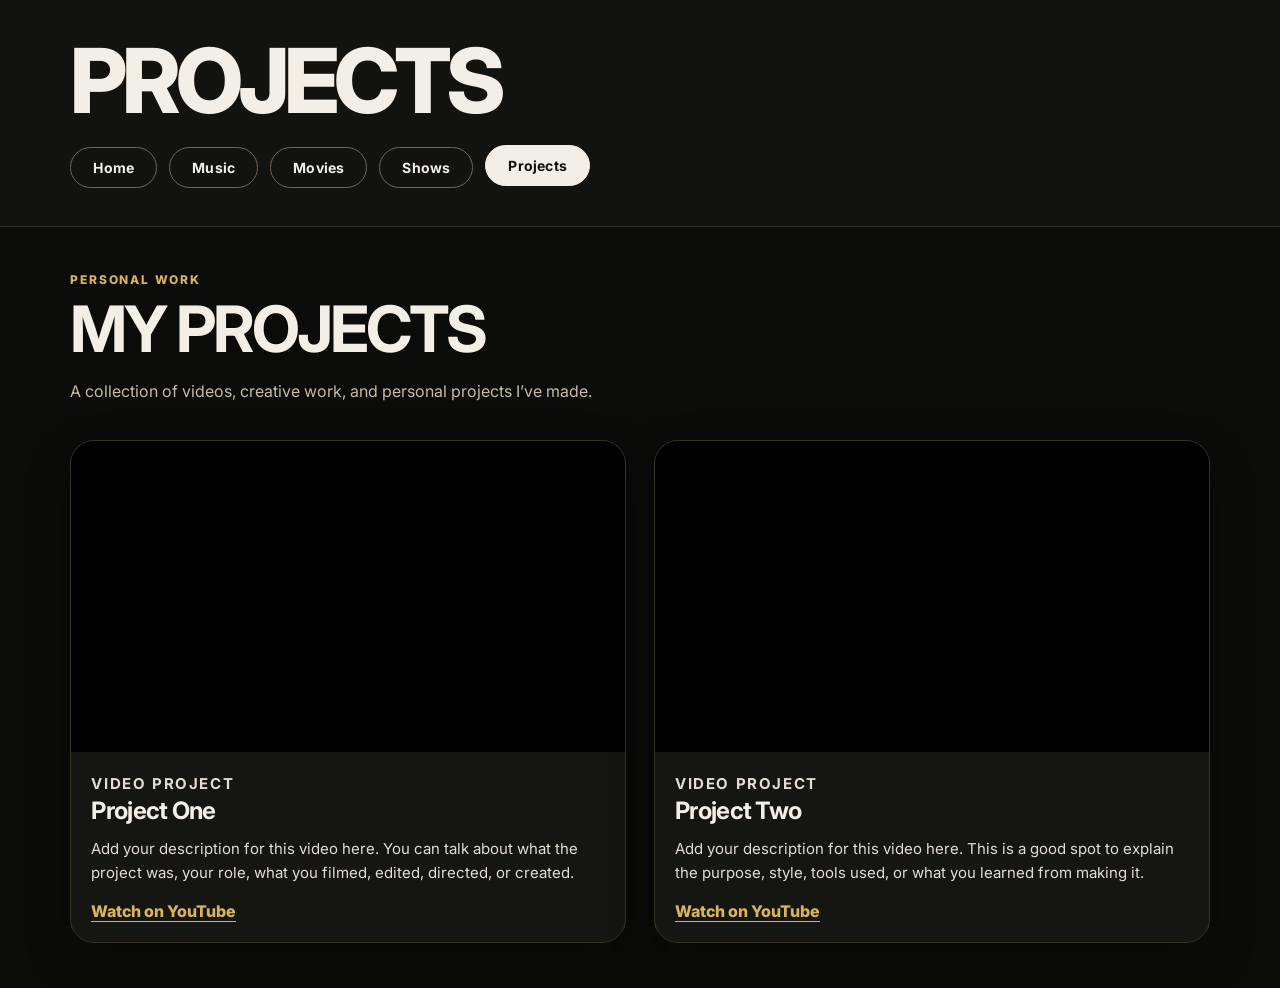
<file: projects.html>
<!DOCTYPE html>
<html lang="en">
<head>
  <meta charset="UTF-8" />
  <meta name="viewport" content="width=device-width, initial-scale=1.0" />

  <title>Projects | Jacob's Blog</title>

  <link rel="stylesheet" href="style.css" />
</head>
<body>

  <header>
    <h1>PROJECTS</h1>

    <nav class="nav-buttons">
      <a href="index.html" class="nav-btn">Home</a>
      <a href="music.html" class="nav-btn">Music</a>
      <a href="film.html" class="nav-btn">Movies</a>
      <a href="shows.html" class="nav-btn">Shows</a>
      <a href="projects.html" class="nav-btn active">Projects</a>
    </nav>
  </header>

  <main>
    <section class="hero-section">
      <p class="eyebrow">Personal Work</p>
      <h2>My Projects</h2>
      <p class="hero-text">
        A collection of videos, creative work, and personal projects I’ve made.
      </p>
    </section>

    <section class="projects-grid">

      <article class="project-card">
        <div class="video-wrapper">
          <iframe
            src="https://www.youtube.com/embed/fIbZ94Ed8mg"
            title="Personal Project Video One"
            loading="lazy"
            referrerpolicy="strict-origin-when-cross-origin"
            allow="accelerometer; autoplay; clipboard-write; encrypted-media; gyroscope; picture-in-picture; web-share"
            allowfullscreen>
          </iframe>
        </div>

        <div class="project-content">
          <p class="meta">Video Project</p>
          <h3>Project One</h3>
          <p>
            Add your description for this video here. You can talk about what the project was,
            your role, what you filmed, edited, directed, or created.
          </p>

          <a class="project-link" href="https://youtu.be/fIbZ94Ed8mg" target="_blank">
            Watch on YouTube
          </a>
        </div>
      </article>

      <article class="project-card">
        <div class="video-wrapper">
          <iframe
            src="https://www.youtube.com/embed/uCf_E7Lby1E"
            title="Personal Project Video Two"
            loading="lazy"
            referrerpolicy="strict-origin-when-cross-origin"
            allow="accelerometer; autoplay; clipboard-write; encrypted-media; gyroscope; picture-in-picture; web-share"
            allowfullscreen>
          </iframe>
        </div>

        <div class="project-content">
          <p class="meta">Video Project</p>
          <h3>Project Two</h3>
          <p>
            Add your description for this video here. This is a good spot to explain the purpose,
            style, tools used, or what you learned from making it.
          </p>

          <a class="project-link" href="https://youtu.be/uCf_E7Lby1E" target="_blank">
            Watch on YouTube
          </a>
        </div>
      </article>

    </section>
  </main>

</body>
</html>
</file>
<file: style.css>
@import url('https://fonts.googleapis.com/css2?family=Inter:wght@400;500;600;700;800&display=swap');

* {
  box-sizing: border-box;
}

body {
  margin: 0;
  font-family: "Inter", Arial, sans-serif;
  background: #0b0b09;
  color: #f4efe6;
}

header {
  padding: 38px 5.5%;
  border-bottom: 1px solid #332f28;
  background: #12120f;
}

h1 {
  margin: 0 0 24px;
  font-size: clamp(46px, 7vw, 96px);
  font-weight: 800;
  line-height: 0.95;
  letter-spacing: -5px;
  text-transform: uppercase;
}

/* NAV */

.nav-buttons {
  display: flex;
  gap: 12px;
  flex-wrap: wrap;
  align-items: center;
}

.nav-btn {
  display: inline-block;
  color: #f4efe6;
  background: transparent;
  text-decoration: none;
  border: 1px solid #6f6658;
  padding: 11px 22px;
  border-radius: 999px;
  font-weight: 700;
  font-size: 14px;
  letter-spacing: 0.2px;
  cursor: pointer;
  transition: 0.25s ease;
}

.nav-btn:hover,
.nav-btn.active {
  background: #f4efe6;
  color: #0f0f0d;
  border-color: #f4efe6;
  transform: translateY(-2px);
}

main {
  padding: 45px 5.5%;
}

/* HERO */

.hero-section {
  margin-bottom: 35px;
}

.eyebrow {
  color: #d8b45f;
  text-transform: uppercase;
  letter-spacing: 1.8px;
  font-weight: 800;
  font-size: 12px;
  margin: 0 0 10px;
}

.hero-section h2,
.carousel-heading h2,
.section-heading h2 {
  margin: 0;
  font-size: clamp(34px, 5vw, 68px);
  letter-spacing: -3px;
  line-height: 1;
  text-transform: uppercase;
}

.hero-text {
  color: #c7bba8;
  max-width: 650px;
  font-size: 16px;
  line-height: 1.6;
  margin: 18px 0 0;
}

/* FILTER PANEL */

.filter-panel {
  background: #11110e;
  border: 1px solid #332f28;
  border-radius: 24px;
  padding: 22px;
  margin: 0 0 38px;
}

.search-section {
  margin: 0 0 18px;
}

.search-input {
  width: 100%;
  background: #151511;
  color: #f4efe6;
  border: 1px solid #6f6658;
  border-radius: 999px;
  padding: 15px 20px;
  font-size: 15px;
  font-weight: 600;
  outline: none;
  transition: 0.25s ease;
}

.search-input::placeholder {
  color: #8f8474;
}

.search-input:focus {
  border-color: #d8b45f;
  box-shadow: 0 0 0 4px rgba(216, 180, 95, 0.12);
}

.search-count {
  color: #c7bba8;
  font-size: 13px;
  margin: 10px 0 0 4px;
}

.filter-row {
  display: grid;
  grid-template-columns: repeat(5, minmax(150px, 1fr));
  gap: 14px;
}

.filter-control {
  color: #d8b45f;
  font-size: 11px;
  font-weight: 800;
  letter-spacing: 1.3px;
  text-transform: uppercase;
}

.filter-control select {
  width: 100%;
  margin-top: 7px;
  background: #151511;
  color: #f4efe6;
  border: 1px solid #6f6658;
  border-radius: 14px;
  padding: 12px 14px;
  font-size: 14px;
  font-weight: 700;
  outline: none;
  cursor: pointer;
}

.filter-control select:focus {
  border-color: #d8b45f;
  box-shadow: 0 0 0 4px rgba(216, 180, 95, 0.12);
}

.no-results {
  grid-column: 1 / -1;
  border: 1px solid #373126;
  background: #151511;
  border-radius: 24px;
  padding: 28px;
}

.no-results h3 {
  margin: 0 0 8px;
  font-size: 24px;
}

.no-results p {
  color: #c7bba8;
  margin: 0;
}

/* CAROUSELS */

.carousel-section {
  margin-bottom: 55px;
}

.carousel-heading {
  margin-bottom: 18px;
}

.carousel {
  overflow: hidden;
  border-top: 1px solid #332f28;
  border-bottom: 1px solid #332f28;
  padding: 24px 0;
  position: relative;
}

.carousel-track {
  display: flex;
  gap: 22px;
  width: max-content;
  animation: scrollCarousel 35s linear infinite;
}

.carousel:hover .carousel-track {
  animation-play-state: paused;
}

.carousel-card {
  width: 250px;
  flex: 0 0 auto;
  background: #151511;
  border: 1px solid #373126;
  border-radius: 22px;
  overflow: hidden;
  transition: 0.3s ease;
}

.carousel-card:hover {
  transform: translateY(-6px);
  border-color: #bfa77a;
}

.carousel-card img {
  width: 100%;
  display: block;
  object-fit: cover;
}

.music-carousel-card img {
  aspect-ratio: 1 / 1;
}

.film-carousel-card img {
  aspect-ratio: 2 / 3;
}

.carousel-info {
  padding: 16px;
}

.carousel-info span {
  color: #d8b45f;
  text-transform: uppercase;
  letter-spacing: 1.4px;
  font-size: 11px;
  font-weight: 800;
}

.carousel-info h3 {
  margin: 8px 0 6px;
  font-size: 20px;
  letter-spacing: -0.5px;
}

.carousel-info p {
  color: #c7bba8;
  margin: 0 0 10px;
  font-size: 13px;
}

.small-stars {
  font-size: 15px;
}

.empty-message {
  color: #c7bba8;
  padding: 20px 0;
}

@keyframes scrollCarousel {
  from {
    transform: translateX(0);
  }

  to {
    transform: translateX(-50%);
  }
}

/* REVIEW GRID */

.section-heading {
  margin-bottom: 24px;
}

.grid {
  display: grid;
  grid-template-columns: repeat(3, minmax(240px, 1fr));
  gap: 28px;
}

.card {
  background: #151511;
  border: 1px solid #373126;
  border-radius: 24px;
  overflow: hidden;
  box-shadow: 0 18px 45px rgba(0, 0, 0, 0.28);
  transition: 0.3s ease;
}

.card:hover {
  transform: translateY(-8px);
  border-color: #bfa77a;
}

.card img {
  width: 100%;
  display: block;
  object-fit: cover;
  filter: grayscale(8%) contrast(105%);
  transition: 0.3s ease;
}

.music-card img {
  aspect-ratio: 1 / 1;
  height: auto;
}

.film-card img {
  aspect-ratio: 2 / 3;
  height: auto;
}

.card:hover img {
  filter: grayscale(0%) contrast(115%);
  transform: scale(1.03);
}

.card-content {
  padding: 20px;
}

.meta {
  color: #d8b45f;
  font-size: 12px;
  font-weight: 700;
  letter-spacing: 1.6px;
  text-transform: uppercase;
  margin-bottom: 10px;
}

.card h3 {
  margin: 0 0 10px;
  font-size: 23px;
  line-height: 1.15;
  letter-spacing: -0.7px;
}

.details {
  color: #c7bba8;
  font-size: 14px;
  font-weight: 500;
  margin: 0 0 16px;
  line-height: 1.45;
}

.stars {
  color: #f2b84b;
  font-size: 20px;
  letter-spacing: 2px;
  margin-bottom: 16px;
}

.description {
  border-top: 1px solid #393329;
  padding-top: 16px;
  color: #e4ded2;
  font-size: 15px;
  line-height: 1.6;
}

.description p {
  margin: 0;
}

.api-overview {
  color: #a99d8b;
  font-size: 13px;
  line-height: 1.5;
  margin-top: 14px;
}

/* SPOTIFY LINK */

.spotify-link {
  display: inline-block;
  margin-top: 14px;
  color: #1db954;
  font-weight: 800;
  text-decoration: none;
  border-bottom: 1px solid #1db954;
  transition: 0.25s ease;
}

.spotify-link:hover {
  color: #f4efe6;
  border-color: #f4efe6;
}

.carousel-spotify-link {
  margin-top: 6px;
  font-size: 13px;
}

/* PROJECTS PAGE */

.projects-grid {
  display: grid;
  grid-template-columns: repeat(2, minmax(260px, 1fr));
  gap: 28px;
}

.project-card {
  background: #151511;
  border: 1px solid #373126;
  border-radius: 24px;
  overflow: hidden;
  box-shadow: 0 18px 45px rgba(0, 0, 0, 0.28);
  transition: 0.3s ease;
}

.project-card:hover {
  transform: translateY(-8px);
  border-color: #bfa77a;
}

.video-wrapper {
  position: relative;
  width: 100%;
  aspect-ratio: 16 / 9;
  background: #000;
}

.video-wrapper iframe {
  width: 100%;
  height: 100%;
  border: 0;
  display: block;
}

.project-content {
  padding: 20px;
}

.project-content h3 {
  margin: 0 0 12px;
  font-size: 24px;
  letter-spacing: -0.7px;
}

.project-content p {
  color: #e4ded2;
  font-size: 15px;
  line-height: 1.6;
  margin: 0;
}

.project-link {
  display: inline-block;
  margin-top: 16px;
  color: #d8b45f;
  font-weight: 800;
  text-decoration: none;
  border-bottom: 1px solid #d8b45f;
  transition: 0.25s ease;
}

.project-link:hover {
  color: #f4efe6;
  border-color: #f4efe6;
}

/* ADMIN PAGE */

.hidden {
  display: none !important;
}

.admin-panel {
  background: #151511;
  border: 1px solid #373126;
  border-radius: 24px;
  padding: 28px;
  box-shadow: 0 18px 45px rgba(0, 0, 0, 0.28);
}

#loginPanel {
  max-width: 760px;
}

.admin-panel h2 {
  margin: 0 0 22px;
  font-size: clamp(32px, 5vw, 60px);
  letter-spacing: -2px;
  text-transform: uppercase;
}

.admin-label {
  display: block;
  color: #d8b45f;
  font-size: 11px;
  font-weight: 800;
  letter-spacing: 1.3px;
  text-transform: uppercase;
  margin: 0 0 16px;
}

.admin-input {
  width: 100%;
  margin-top: 8px;
  background: #0f0f0d;
  color: #f4efe6;
  border: 1px solid #6f6658;
  border-radius: 14px;
  padding: 13px 14px;
  font-size: 15px;
  font-weight: 600;
  outline: none;
}

.admin-input:focus {
  border-color: #d8b45f;
  box-shadow: 0 0 0 4px rgba(216, 180, 95, 0.12);
}

.admin-textarea {
  min-height: 180px;
  resize: vertical;
}

.checkbox-label {
  display: flex;
  gap: 10px;
  align-items: center;
}

.admin-button {
  background: #f4efe6;
  color: #0f0f0d;
  border: 1px solid #f4efe6;
  border-radius: 999px;
  padding: 12px 22px;
  font-weight: 800;
  cursor: pointer;
  margin: 0 10px 10px 0;
  transition: 0.25s ease;
}

.admin-button:hover {
  transform: translateY(-2px);
  background: #d8b45f;
  border-color: #d8b45f;
}

.secondary-button {
  background: transparent;
  color: #f4efe6;
  border-color: #6f6658;
}

.secondary-button:hover {
  background: #f4efe6;
  color: #0f0f0d;
  border-color: #f4efe6;
}

.admin-message {
  color: #c7bba8;
  font-weight: 700;
  margin-top: 16px;
}

.manual-details {
  border: 1px solid #373126;
  border-radius: 18px;
  padding: 16px;
  margin-bottom: 18px;
}

.manual-details summary {
  color: #d8b45f;
  cursor: pointer;
  font-weight: 800;
  text-transform: uppercase;
  letter-spacing: 1.3px;
  font-size: 11px;
  margin-bottom: 14px;
}

/* ADMIN EDIT / DELETE SECTION */

.admin-layout {
  display: grid;
  grid-template-columns: minmax(300px, 1.1fr) minmax(280px, 0.9fr);
  gap: 28px;
  align-items: start;
}

.admin-review-list {
  display: grid;
  gap: 16px;
  margin-top: 20px;
}

.admin-review-item {
  background: #0f0f0d;
  border: 1px solid #373126;
  border-radius: 18px;
  padding: 18px;
  display: flex;
  justify-content: space-between;
  gap: 18px;
  align-items: flex-start;
}

.admin-review-info h3 {
  margin: 4px 0 8px;
  font-size: 22px;
  letter-spacing: -0.5px;
}

.admin-review-info p {
  margin: 0 0 6px;
  color: #c7bba8;
  font-size: 14px;
}

.admin-date {
  color: #8f8474 !important;
  font-size: 12px !important;
}

.admin-review-actions {
  display: flex;
  flex-direction: column;
  gap: 8px;
}

.small-admin-button {
  padding: 9px 14px;
  font-size: 12px;
  margin-right: 0;
}

.danger-button {
  background: transparent;
  color: #f4efe6;
  border-color: #7a3c3c;
}

.danger-button:hover {
  background: #7a3c3c;
  color: #f4efe6;
  border-color: #7a3c3c;
}

/* RESPONSIVE TABLET */

@media (max-width: 1100px) {
  .filter-row {
    grid-template-columns: repeat(2, minmax(150px, 1fr));
  }
}

@media (max-width: 1000px) {
  .grid {
    grid-template-columns: repeat(2, minmax(220px, 1fr));
  }

  h1 {
    letter-spacing: -3px;
  }
}

@media (max-width: 950px) {
  .admin-layout {
    grid-template-columns: 1fr;
  }

  .admin-review-item {
    flex-direction: column;
  }

  .admin-review-actions {
    flex-direction: row;
    flex-wrap: wrap;
  }
}

@media (max-width: 800px) {
  .projects-grid {
    grid-template-columns: 1fr;
  }
}

/* MOBILE OPTIMIZATION */

@media (max-width: 650px) {
  body {
    overflow-x: hidden;
  }

  header {
    padding: 28px 18px 24px;
  }

  h1 {
    font-size: 42px;
    letter-spacing: -2px;
    line-height: 0.95;
    margin-bottom: 20px;
  }

  main {
    padding: 28px 18px;
  }

  .nav-buttons {
    display: flex;
    flex-wrap: nowrap;
    overflow-x: auto;
    gap: 10px;
    padding-bottom: 6px;
    scrollbar-width: none;
  }

  .nav-buttons::-webkit-scrollbar {
    display: none;
  }

  .nav-btn {
    flex: 0 0 auto;
    padding: 10px 16px;
    font-size: 13px;
  }

  .hero-section {
    margin-bottom: 28px;
  }

  .hero-section h2,
  .carousel-heading h2,
  .section-heading h2,
  .admin-panel h2 {
    font-size: 34px;
    letter-spacing: -1.8px;
  }

  .hero-text {
    font-size: 15px;
    line-height: 1.55;
  }

  .carousel-section {
    margin-bottom: 40px;
  }

  .carousel {
    padding: 18px 0;
  }

  .carousel-track {
    gap: 16px;
    animation-duration: 42s;
  }

  .carousel-card {
    width: 185px;
    border-radius: 18px;
  }

  .carousel-info {
    padding: 13px;
  }

  .carousel-info h3 {
    font-size: 17px;
    line-height: 1.15;
  }

  .carousel-info p {
    font-size: 12px;
  }

  .grid {
    grid-template-columns: 1fr;
    gap: 22px;
  }

  .card {
    border-radius: 20px;
  }

  .card-content {
    padding: 18px;
  }

  .card h3 {
    font-size: 21px;
  }

  .details {
    font-size: 13px;
  }

  .description {
    font-size: 14px;
  }

  .filter-panel {
    padding: 18px;
    border-radius: 20px;
  }

  .search-input {
    padding: 14px 17px;
    font-size: 14px;
  }

  .filter-row {
    grid-template-columns: 1fr;
    gap: 12px;
  }

  .filter-control select {
    padding: 12px;
  }

  .projects-grid {
    grid-template-columns: 1fr;
    gap: 22px;
  }

  .project-card {
    border-radius: 20px;
  }

  .project-content {
    padding: 18px;
  }

  .admin-layout {
    grid-template-columns: 1fr;
    gap: 22px;
  }

  .admin-panel {
    padding: 20px;
    border-radius: 20px;
  }

  .admin-input {
    font-size: 14px;
  }

  .admin-button {
    width: 100%;
    margin: 0 0 10px;
  }

  .admin-review-item {
    flex-direction: column;
  }

  .admin-review-actions {
    width: 100%;
    flex-direction: column;
  }

  .small-admin-button {
    width: 100%;
  /* ADMIN PREVIEW CARD */

.admin-manage-panel {
  grid-column: 1 / -1;
}

.admin-preview-card {
  background: #0f0f0d;
  border: 1px solid #373126;
  border-radius: 22px;
  overflow: hidden;
}

.admin-preview-image-placeholder {
  width: 100%;
  aspect-ratio: 1 / 1;
  background: #1a1a15;
  color: #8f8474;
  display: grid;
  place-items: center;
  font-weight: 800;
  letter-spacing: 1.5px;
  text-transform: uppercase;
}

.admin-preview-image {
  width: 100%;
  aspect-ratio: 1 / 1;
  object-fit: cover;
  display: block;
}

.admin-preview-content {
  padding: 20px;
}

.admin-preview-content h3 {
  margin: 0 0 10px;
  font-size: 24px;
  letter-spacing: -0.7px;
/* CLICKABLE REVIEW MODAL */

.clickable-card {
  cursor: pointer;
}

.clickable-card:focus {
  outline: 2px solid #d8b45f;
  outline-offset: 4px;
}

.modal-open {
  overflow: hidden;
}

.review-modal {
  position: fixed;
  inset: 0;
  z-index: 9999;
  display: grid;
  place-items: center;
  padding: 24px;
}

.review-modal.hidden {
  display: none !important;
}

.review-modal-backdrop {
  position: absolute;
  inset: 0;
  background: rgba(0, 0, 0, 0.78);
  backdrop-filter: blur(8px);
}

.review-modal-card {
  position: relative;
  z-index: 1;
  width: min(1050px, 100%);
  max-height: 88vh;
  overflow-y: auto;
  background: #151511;
  border: 1px solid #4b4336;
  border-radius: 28px;
  box-shadow: 0 30px 90px rgba(0, 0, 0, 0.65);
}

.review-modal-close {
  position: absolute;
  top: 16px;
  right: 18px;
  z-index: 2;
  width: 42px;
  height: 42px;
  border-radius: 999px;
  border: 1px solid #6f6658;
  background: #0f0f0d;
  color: #f4efe6;
  font-size: 30px;
  line-height: 1;
  cursor: pointer;
  transition: 0.25s ease;
}

.review-modal-close:hover {
  background: #f4efe6;
  color: #0f0f0d;
  border-color: #f4efe6;
}

.review-modal-grid {
  display: grid;
  grid-template-columns: minmax(260px, 0.8fr) minmax(320px, 1.2fr);
  gap: 0;
}

.review-modal-image-wrap {
  background: #0f0f0d;
}

.review-modal-image {
  width: 100%;
  height: 100%;
  min-height: 520px;
  object-fit: cover;
  display: block;
}

.review-modal-content {
  padding: 44px;
}

.review-modal-content h2 {
  margin: 0 0 14px;
  font-size: clamp(34px, 5vw, 64px);
  line-height: 0.95;
  letter-spacing: -2.8px;
  text-transform: uppercase;
}

.review-modal-text {
  border-top: 1px solid #393329;
  margin-top: 18px;
  padding-top: 18px;
  color: #e4ded2;
  font-size: 16px;
  line-height: 1.7;
}

.review-modal-text p {
  margin: 0 0 14px;
}

@media (max-width: 800px) {
  .review-modal {
    padding: 14px;
    align-items: end;
  }

  .review-modal-card {
    max-height: 92vh;
    border-radius: 24px 24px 0 0;
  }

  .review-modal-grid {
    grid-template-columns: 1fr;
  }

  .review-modal-image {
    min-height: auto;
    max-height: 420px;
  }

  .review-modal-content {
    padding: 26px 20px 28px;
  }

  .review-modal-content h2 {
    font-size: 34px;
    letter-spacing: -1.8px;
  }

  .review-modal-close {
    top: 12px;
    right: 12px;
  }

}
</file>
